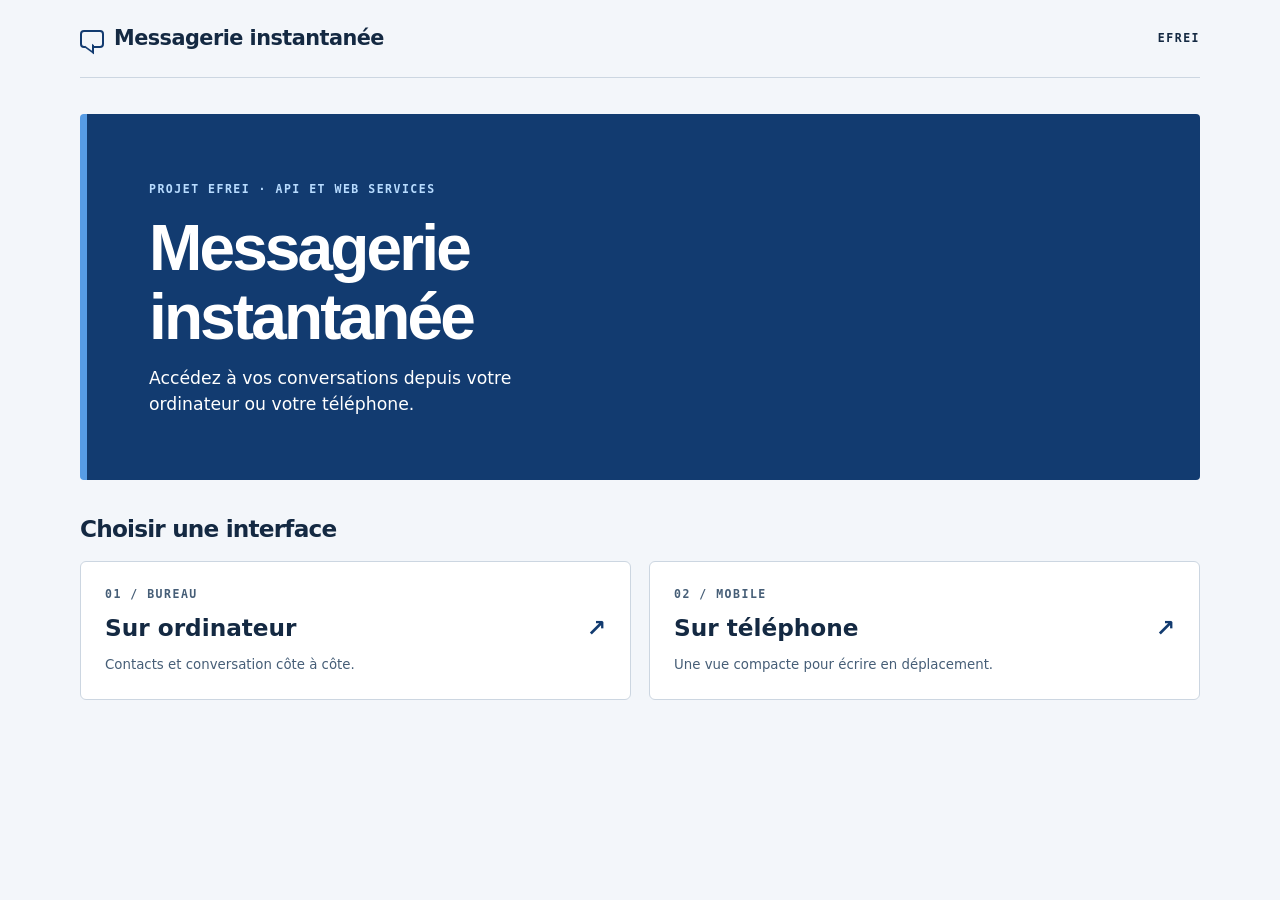
<file: frontend/index.html>
<!doctype html>
<html lang="fr"><head>
<meta charset="utf-8"><meta name="viewport" content="width=device-width,initial-scale=1">
<title>Accueil · Messagerie instantanée</title><link rel="stylesheet" href="shared/base.css">
</head><body><header class="bar"><a class="brand" href="/" aria-label="Messagerie instantanée, accueil"><span class="mark" aria-hidden="true"></span>Messagerie instantanée</a><div class="bar-end"><span class="edition">EFREI</span></div></header>
<main class="landing"><section class="poster"><div class="poster-copy"><span class="eyebrow">PROJET EFREI · API ET WEB SERVICES</span><h1>Messagerie instantanée</h1><p>Accédez à vos conversations depuis votre ordinateur ou votre téléphone.</p></div></section>
<section class="choices"><h2>Choisir une interface</h2><div class="cards">
<a class="choice" href="desktop-client/index.html"><span class="index">01 / BUREAU</span><strong>Sur ordinateur <span>↗</span></strong><small>Contacts et conversation côte à côte.</small></a>
<a class="choice" href="mobile-client/index.html"><span class="index">02 / MOBILE</span><strong>Sur téléphone <span>↗</span></strong><small>Une vue compacte pour écrire en déplacement.</small></a>
</div></section></main></body></html>
</file>
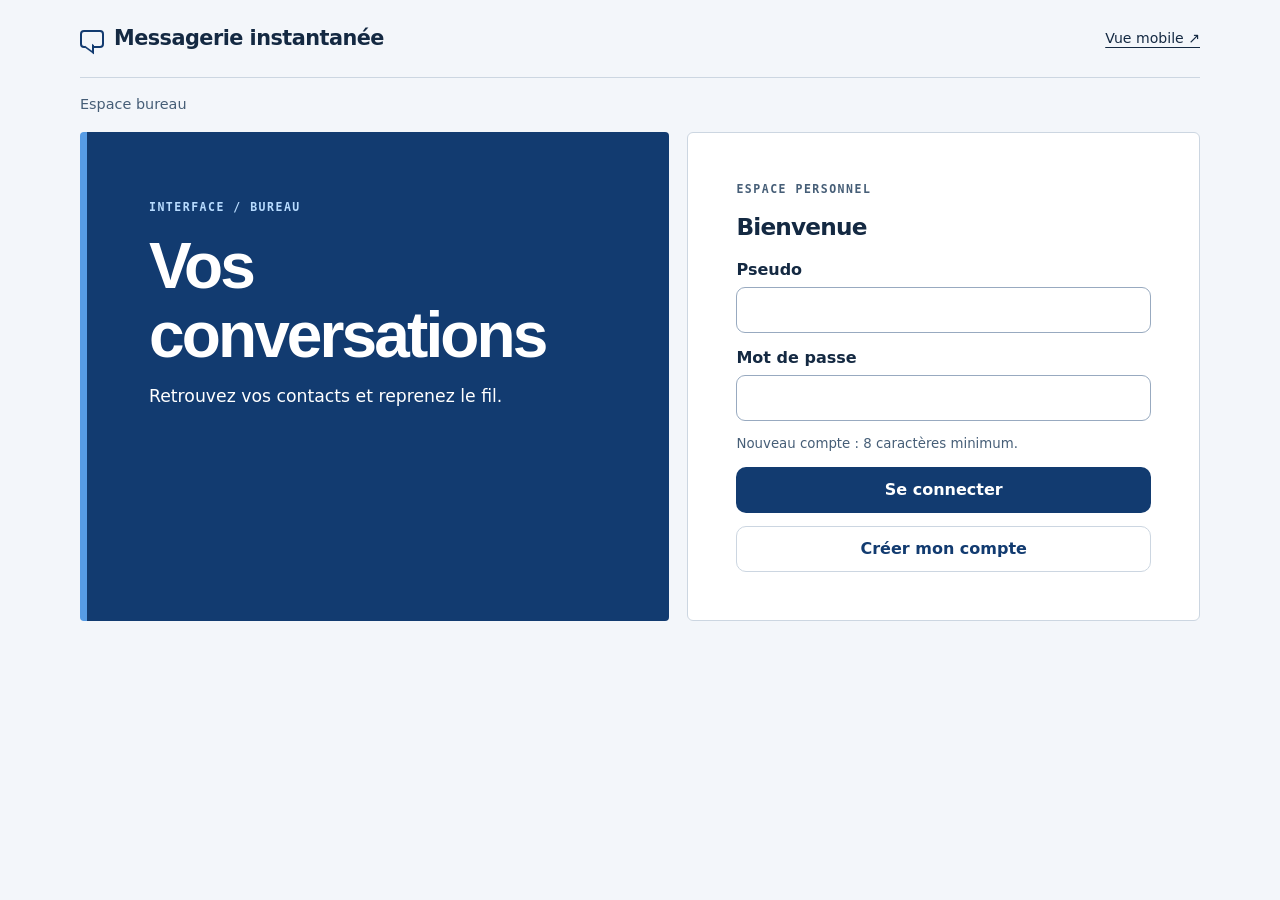
<file: frontend/desktop-client/index.html>
<!doctype html>
<html lang="fr"><head>
<meta charset="utf-8"><meta name="viewport" content="width=device-width,initial-scale=1">
<title>Bureau · Messagerie instantanée</title><link rel="stylesheet" href="style.css"><script type="module" src="app.js"></script>
</head><body><header class="bar"><a class="brand" href="/" aria-label="Messagerie instantanée, accueil"><span class="mark" aria-hidden="true"></span>Messagerie instantanée</a><div class="bar-end"><a href="../mobile-client/index.html">Vue mobile ↗</a><span id="who"></span><button id="logout" class="quiet" hidden>Déconnexion</button></div></header>
<main class="client"><p id="status" role="status">Espace bureau</p>
<div class="entry"><section class="poster"><div class="poster-copy"><span class="eyebrow">INTERFACE / BUREAU</span><h1>Vos conversations</h1><p>Retrouvez vos contacts et reprenez le fil.</p></div></section>
<form id="auth"><span class="index">ESPACE PERSONNEL</span><h2>Bienvenue</h2><label>Pseudo<input id="name" required maxlength="100" autocomplete="username"></label><label>Mot de passe<input id="password" type="password" required maxlength="256" autocomplete="current-password" aria-describedby="hint"></label><small id="hint">Nouveau compte : 8 caractères minimum.</small><button value="login">Se connecter</button><button class="quiet" value="register">Créer mon compte</button></form></div>
<section id="chat" hidden><aside><span class="index">RÉPERTOIRE</span><h2>Contacts</h2><input type="search" id="search" aria-label="Rechercher un contact" placeholder="Rechercher un contact"><nav id="contacts" aria-label="Correspondants"></nav><small id="no-contacts"></small></aside>
<article><div class="thread-head"><span class="index">CONVERSATION PRIVÉE</span><h2 id="title">Choisissez un contact</h2><small id="presence"></small></div>
<div class="timeline"><p id="empty">Sélectionnez un contact pour ouvrir une conversation.</p><ol id="feed" aria-label="Historique des messages"></ol></div><p id="typing" role="status"></p>
<form id="compose"><input id="draft" aria-label="Votre message" placeholder="Écrivez votre message…" maxlength="4000" required><button>Envoyer</button></form></article></section></main></body></html>
</file>
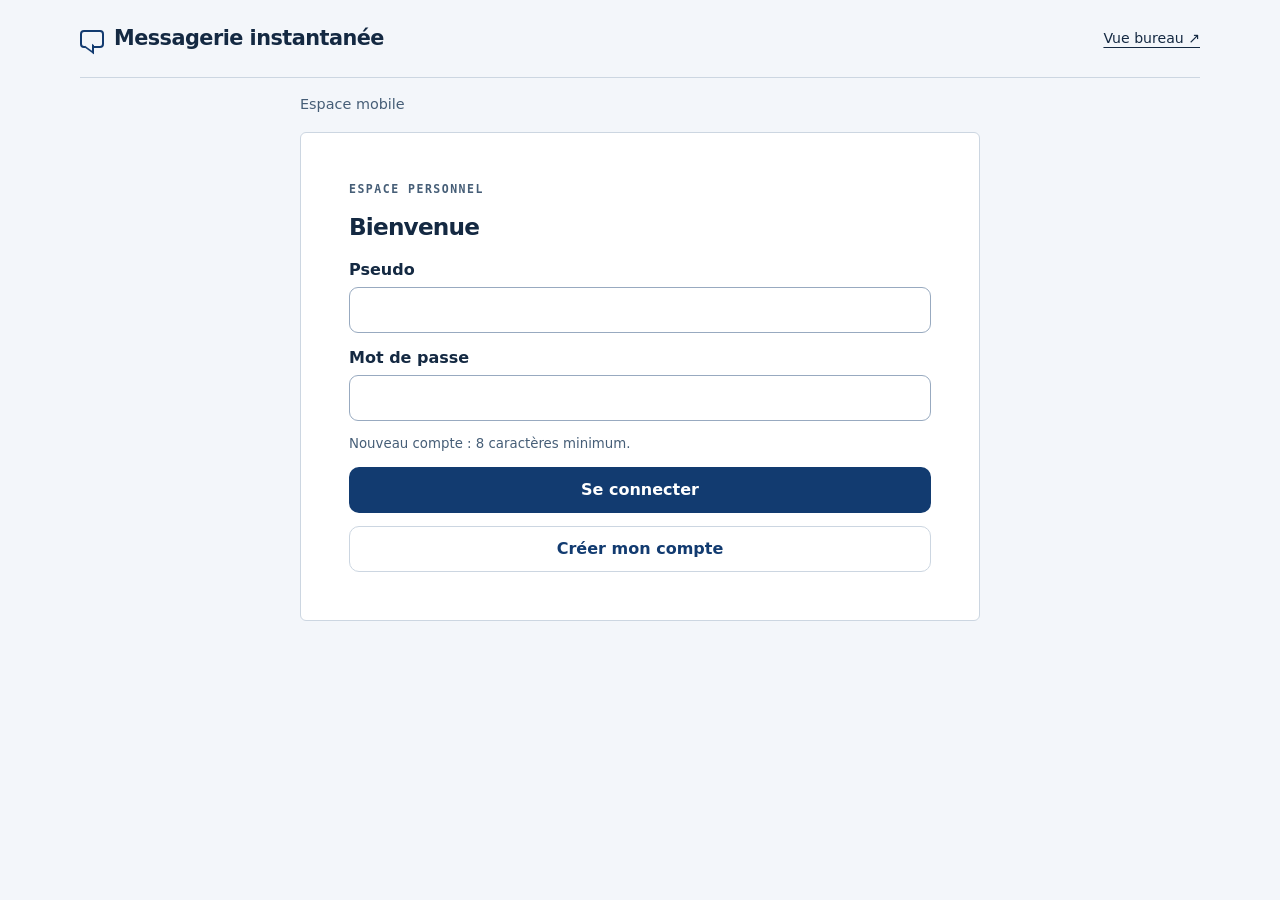
<file: frontend/mobile-client/index.html>
<!doctype html>
<html lang="fr"><head>
<meta charset="utf-8"><meta name="viewport" content="width=device-width,initial-scale=1">
<title>Mobile · Messagerie instantanée</title><link rel="stylesheet" href="style.css"><script type="module" src="app.js"></script>
</head><body><header class="bar"><a class="brand" href="/" aria-label="Messagerie instantanée, accueil"><span class="mark" aria-hidden="true"></span>Messagerie instantanée</a><div class="bar-end"><a href="../desktop-client/index.html">Vue bureau ↗</a><span id="who"></span><button id="logout" class="quiet" hidden>Déconnexion</button></div></header>
<main class="client"><p id="status" role="status">Espace mobile</p>
<div class="entry"><section class="poster"><div class="poster-copy"><span class="eyebrow">INTERFACE / MOBILE</span><h1>Vos conversations</h1><p>Retrouvez vos contacts et reprenez le fil.</p></div></section>
<form id="auth"><span class="index">ESPACE PERSONNEL</span><h2>Bienvenue</h2><label>Pseudo<input id="name" required maxlength="100" autocomplete="username"></label><label>Mot de passe<input id="password" type="password" required maxlength="256" autocomplete="current-password" aria-describedby="hint"></label><small id="hint">Nouveau compte : 8 caractères minimum.</small><button value="login">Se connecter</button><button class="quiet" value="register">Créer mon compte</button></form></div>
<section id="chat" hidden><aside><span class="index">RÉPERTOIRE</span><h2>Contacts</h2><input type="search" id="search" aria-label="Rechercher un contact" placeholder="Rechercher un contact"><nav id="contacts" aria-label="Correspondants"></nav><small id="no-contacts"></small></aside>
<article><div class="thread-head"><span class="index">CONVERSATION PRIVÉE</span><h2 id="title">Choisissez un contact</h2><small id="presence"></small></div>
<div class="timeline"><p id="empty">Sélectionnez un contact pour ouvrir une conversation.</p><ol id="feed" aria-label="Historique des messages"></ol></div><p id="typing" role="status"></p>
<form id="compose"><input id="draft" aria-label="Votre message" placeholder="Écrivez votre message…" maxlength="4000" required><button>Envoyer</button></form></article></section></main></body></html>
</file>
<file: frontend/shared/base.css>
:root {
  --ink: #142942; --muted: #465e77; --paper: #f3f6fa; --line: #ccd6e1;
  --blue: #123b70; --accent: #b8dcff; --white: #ffffff;
  font: 16px/1.5 "Segoe UI", system-ui, sans-serif; color: var(--ink); background: var(--paper);
}
* { box-sizing: border-box; }
[hidden], .entry:has(#auth[hidden]) { display: none !important; }
body, h1, h2, p { margin: 0; }
a { color: inherit; }
button, input { font: inherit; }
button, .choice, .brand { touch-action: manipulation; }
button { background: var(--blue); color: white; border: 1px solid transparent; border-radius: 10px; padding: 10px 17px; font-weight: 600; cursor: pointer; }
button:hover { filter: brightness(1.12); }
button:disabled { opacity: .6; cursor: wait; }
:focus-visible { outline: 3px solid #447ac2; outline-offset: 3px; }
input { background: var(--white); color: var(--ink); border: 1px solid #98aac0; border-radius: 9px; padding: 10px 12px; min-width: 0; width: 100%; }
.bar, main { width: min(1120px, calc(100% - 40px)); margin: auto; }
.bar { min-height: 78px; display: flex; align-items: center; justify-content: space-between; gap: 12px; border-bottom: 1px solid var(--line); }
.brand { display: flex; align-items: center; font-size: clamp(.98rem,2vw,1.3rem); line-height: 1.15; font-weight: 700; letter-spacing: -.025em; text-decoration: none; }
.mark { width: 24px; height: 18px; border: 2px solid var(--blue); border-radius: 4px; margin-right: 10px; flex: none; position: relative; }
.mark::after { content: ""; position: absolute; width: 7px; height: 7px; left: 3px; bottom: -5px; background: var(--paper); border: solid var(--blue); border-width: 0 2px 2px 0; transform: skewY(35deg); }
.bar-end { display: flex; flex-wrap: wrap; justify-content: flex-end; align-items: center; gap: 12px; font-size: .88rem; }
.bar-end a { text-underline-offset: 4px; }
#who { max-width: 16ch; overflow: hidden; text-overflow: ellipsis; }
#who:empty { display: none; }
.quiet { color: var(--blue); background: transparent; border-color: var(--line); }
.index, .edition, .eyebrow { font: 650 .72rem/1.4 Consolas, monospace; letter-spacing: .13em; }
.index, small, #status { color: var(--muted); }
.landing { padding: 36px 0; }
.poster { background: var(--blue); color: white; position: relative; overflow: hidden; isolation: isolate; border-left: 7px solid #579ce5; border-radius: 4px; min-height: 230px; display: flex; align-items: center; padding: clamp(24px,5vw,62px); }
.poster-copy { z-index: 1; }
.poster h1 { font: 700 clamp(2rem, 5vw, 4rem)/1.08 "Segoe UI", sans-serif; letter-spacing: -.045em; max-width: 18ch; margin: 14px 0; }
.eyebrow { color: var(--accent); }
.poster p { max-width: 33ch; font-size: 1.08rem; }
.choices { margin-top: 32px; }
h2 { font-size: 1.45rem; letter-spacing: -.035em; }
.cards, .entry, #chat { display: grid; gap: 18px; }
.cards { grid-template-columns: 1fr 1fr; margin-top: 14px; }
.choice, #auth, aside, article { background: var(--white); border: 1px solid var(--line); border-radius: 6px; padding: 24px; min-width: 0; }
.choice { display: grid; gap: 9px; text-decoration: none; }
.choice:hover { border-color: var(--blue); background: #edf4fd; }
.choice strong { display: flex; justify-content: space-between; font-size: 1.45rem; }
.choice strong span { color: var(--blue); }
#status { margin: 16px 0; font-size: .9rem; }
.entry { grid-template-columns: 1.15fr 1fr; }
.entry .poster { align-items: flex-start; }
#auth { display: grid; gap: 13px; padding: clamp(22px,4vw,48px); }
label { display: grid; gap: 5px; font-weight: 600; }
#chat { grid-template-columns: minmax(195px, .85fr) 2.5fr; padding-bottom: 18px; }
#search { margin: 14px 0 6px; }
#contacts { display: flex; flex-direction: column; gap: 5px; max-height: 46vh; overflow: auto; padding: 3px; }
#contacts button { text-align: left; background: transparent; color: var(--ink); overflow-wrap: anywhere; }
#contacts button.selected { background: #deebfa; color: var(--blue); }
#no-contacts { display: block; }
.thread-head { border-bottom: 1px solid var(--line); padding-bottom: 14px; overflow-wrap: anywhere; }
.timeline { position: relative; }
#empty { position: absolute; inset: 0; display: grid; place-content: center; text-align: center; color: var(--muted); padding: 16px; pointer-events: none; }
#feed { list-style: none; margin: 0; padding: 12px 2px; height: clamp(200px,42vh,520px); overflow: auto; }
#feed li { width: fit-content; max-width: 85%; padding: 10px 15px; margin: 8px 0; border-radius: 16px 16px 16px 3px; overflow-wrap: anywhere; white-space: pre-wrap; }
#feed small { display: block; font-size: .72rem; margin-top: 3px; }
.mine { margin-left: auto !important; background: var(--blue); color: white; border-bottom-right-radius: 3px !important; }
.mine small { color: #e2edff; } .theirs { background: #e9eff6; }
#typing { min-height: 20px; font-size: .8rem; color: var(--muted); }
#compose { display: flex; gap: 8px; }
@media (max-width: 700px) {
  .bar, main { width: calc(100% - 24px); }
  .bar { min-height: 63px; } .bar-end { gap: 6px; }
  .cards, .entry, #chat { grid-template-columns: 1fr; }
  .entry .poster { display: none; }
  .poster { min-height: 240px; }
  aside, article, .choice { padding: 16px; }
  #contacts { flex-direction: row; overflow-x: auto; } #contacts button { flex: none; }
  #who { display: none; } #feed { height: 38dvh; }
}
</file>
<file: frontend/desktop-client/style.css>
@import "../shared/base.css";
</file>
<file: frontend/mobile-client/style.css>
@import "../shared/base.css";
.client { max-width: 680px; }
.entry { grid-template-columns: 1fr; }
.entry .poster { display: none; }
#chat { grid-template-columns: 1fr; }
#contacts { flex-direction: row; overflow-x: auto; }
#contacts button { flex: none; }
#feed { height: 35dvh; }
</file>
